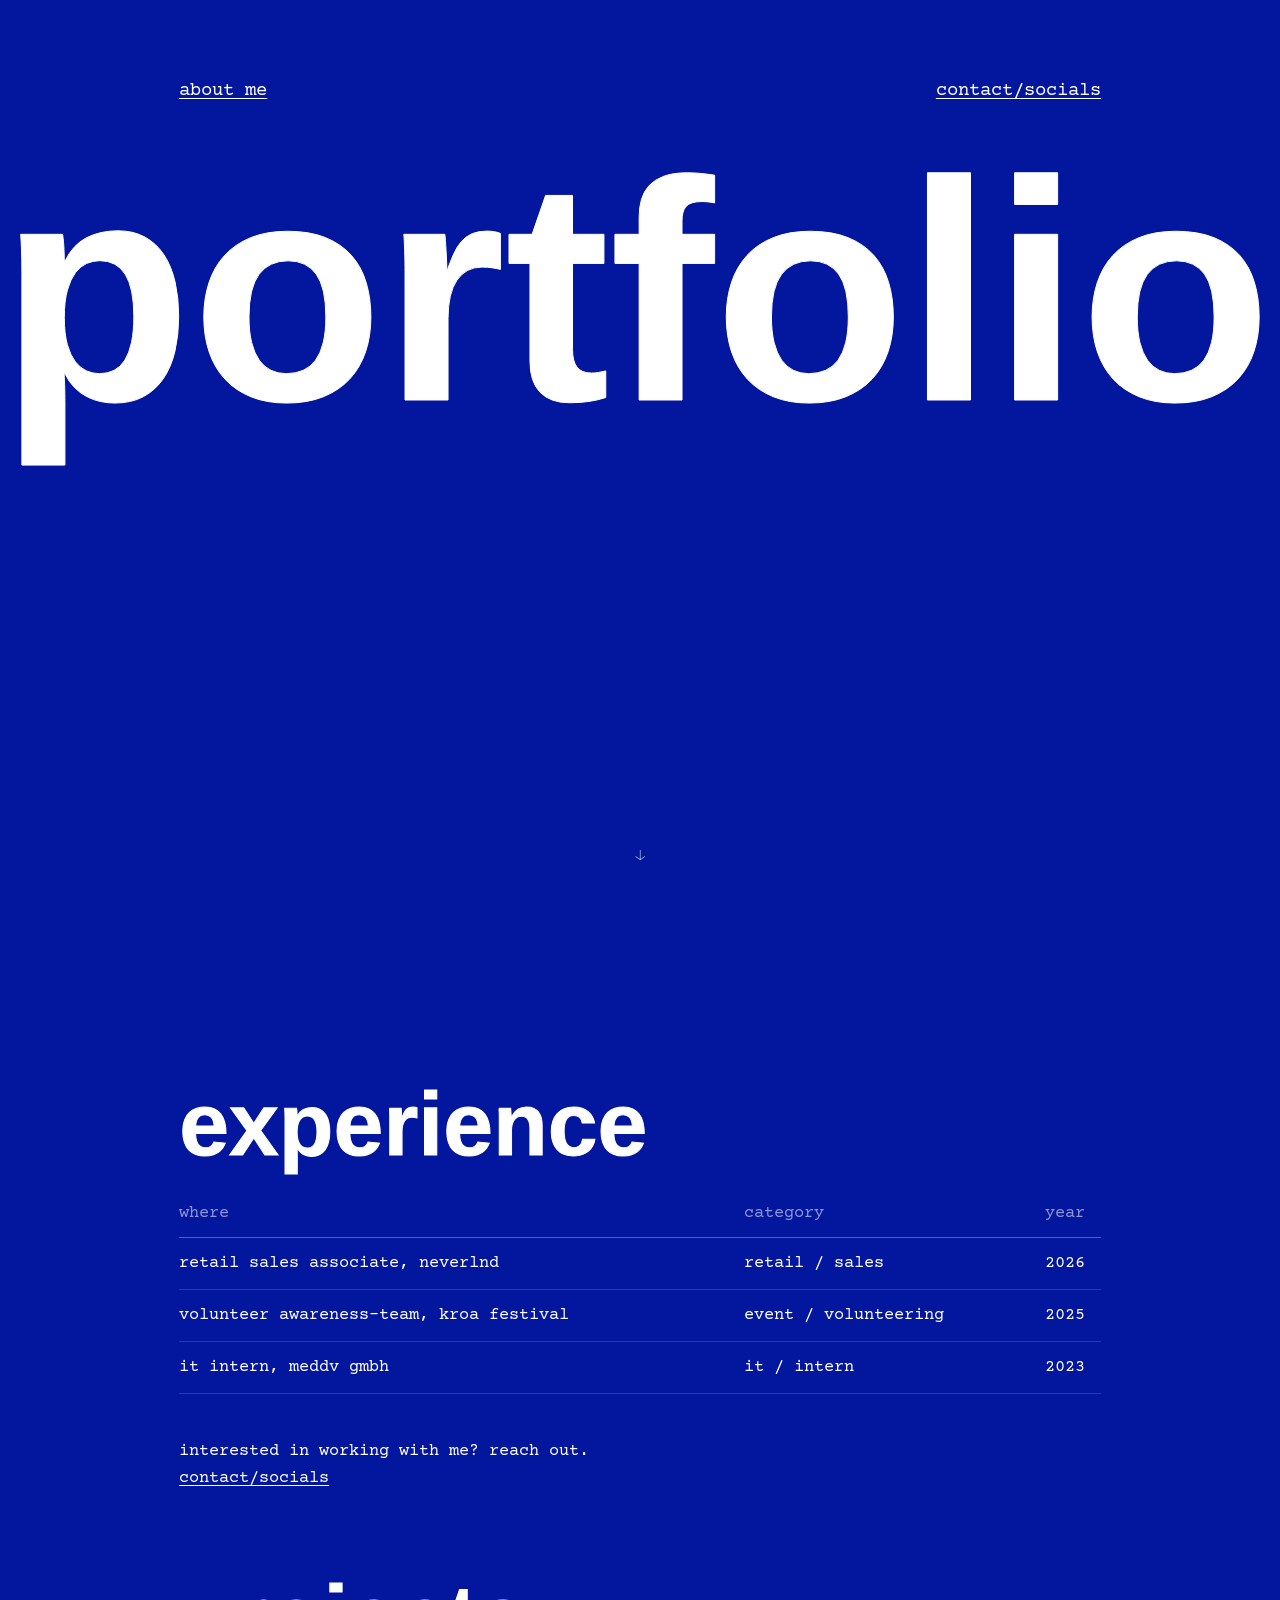
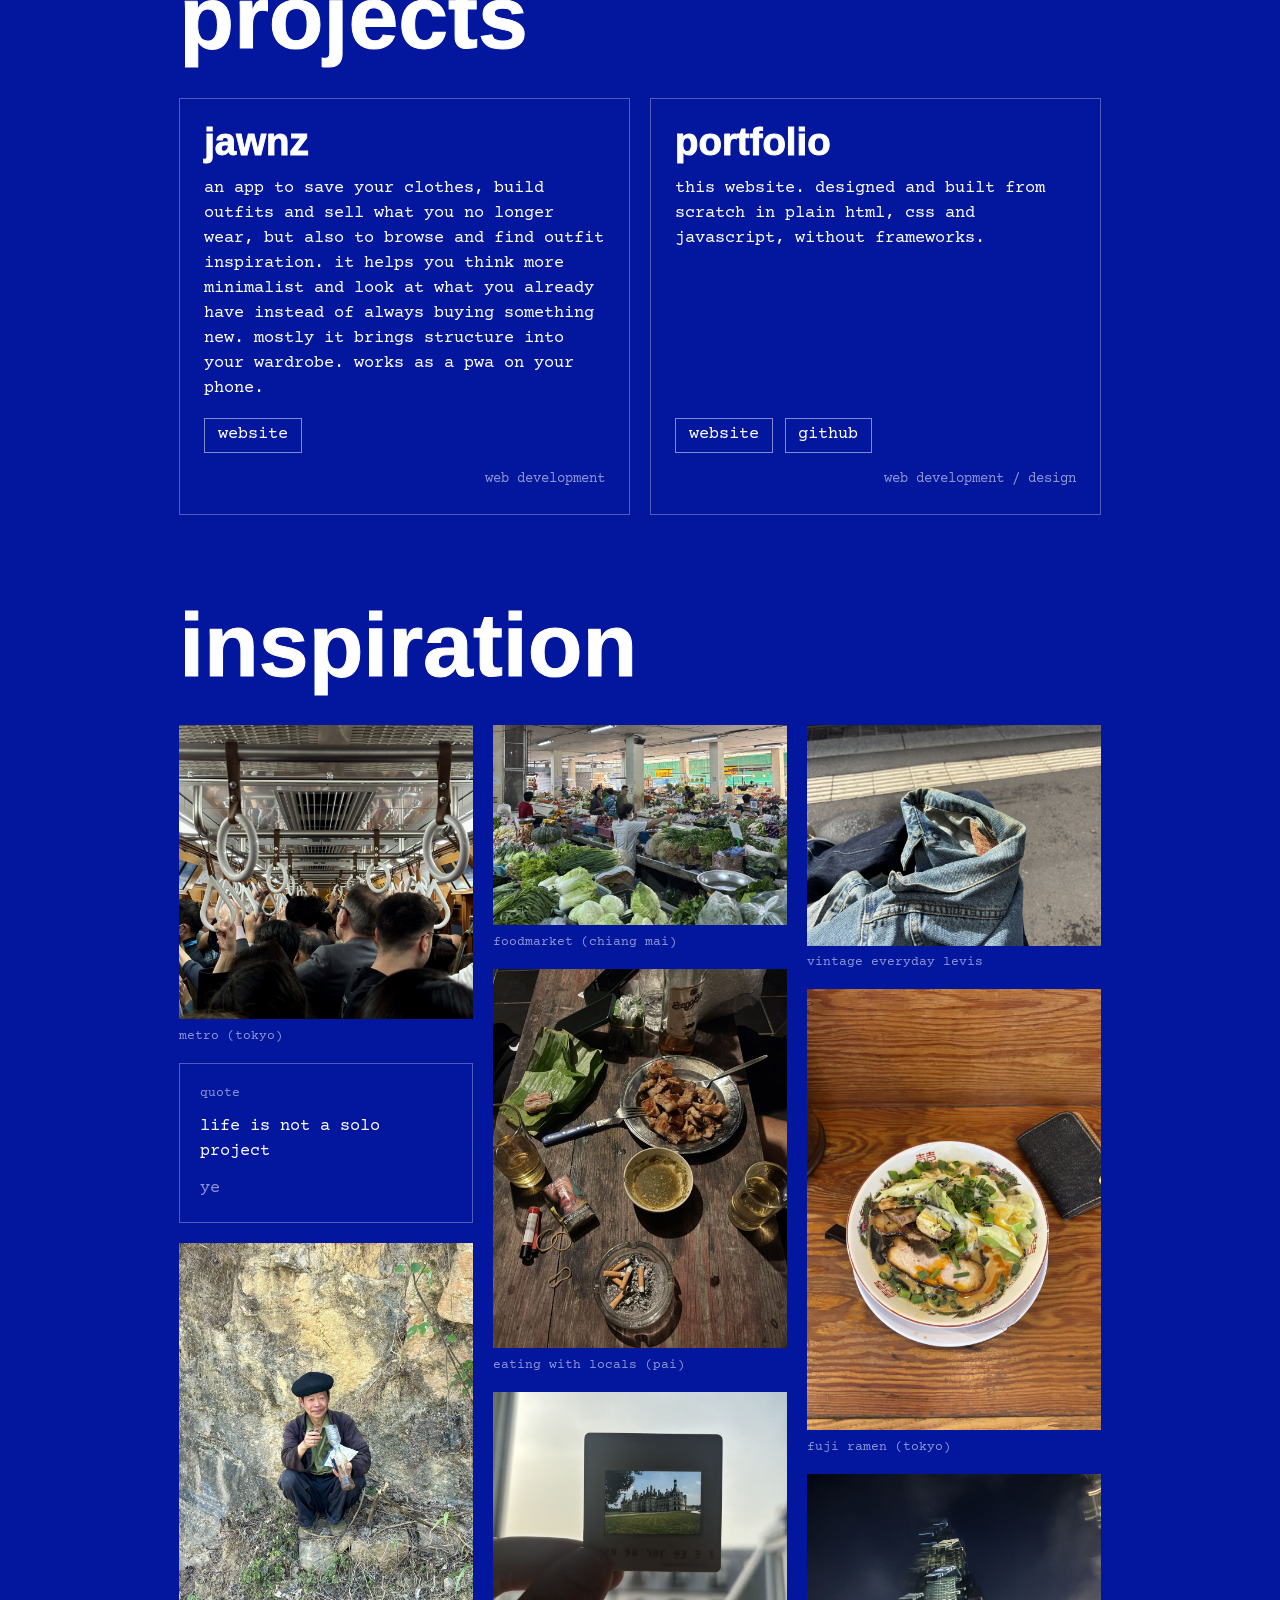
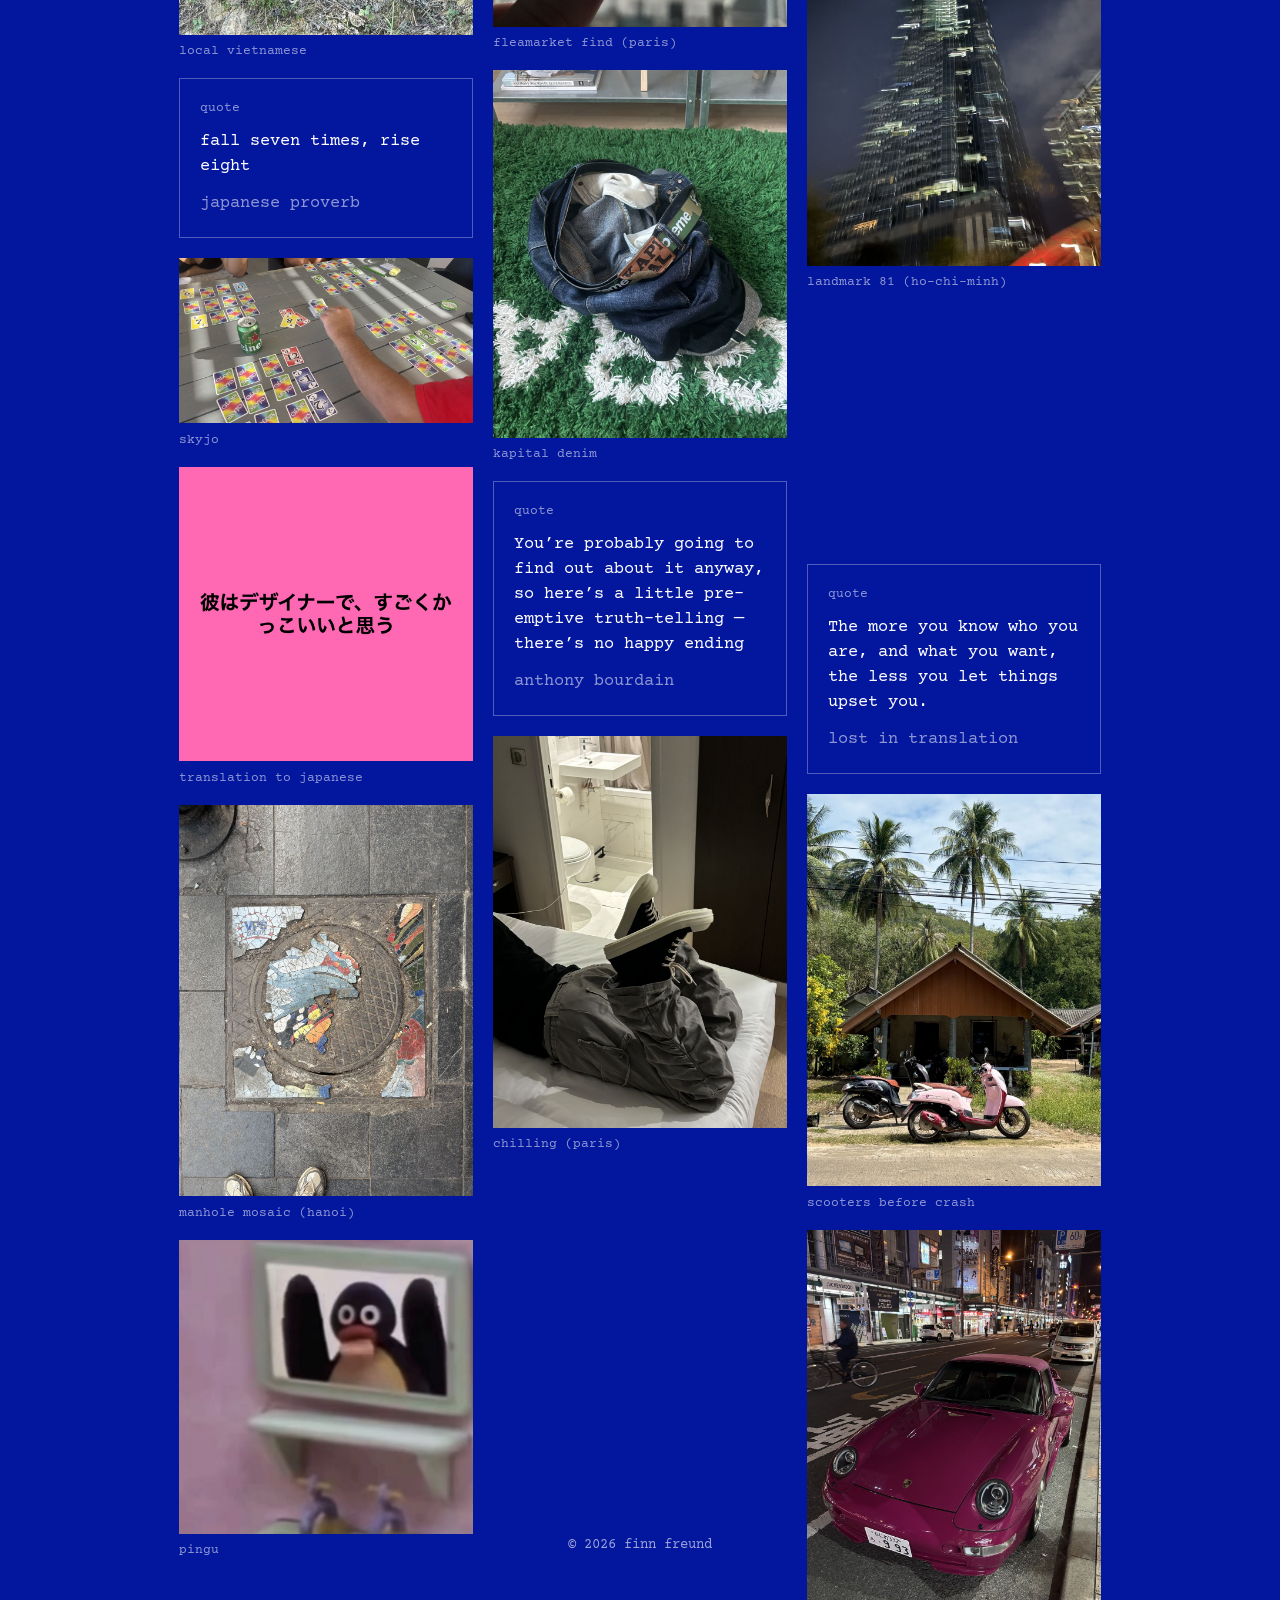
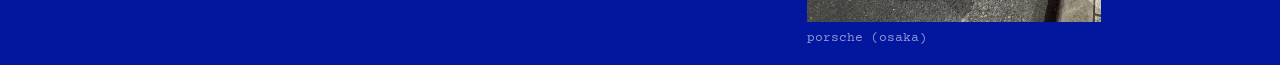
<file: index.html>
<!DOCTYPE html>
<html lang="en">
<head>
  <meta charset="UTF-8">
  <meta name="viewport" content="width=device-width, initial-scale=1.0">
  <title>portfolio</title>
  <link rel="icon" href="/favicon.png" type="image/png">
  <meta property="og:type" content="website">
  <meta property="og:title" content="portfolio">
  <meta property="og:url" content="https://finnfreund.de/">
  <meta property="og:image" content="https://finnfreund.de/favicon.png">
  <meta property="og:image:width" content="512">
  <meta property="og:image:height" content="512">
  <meta name="twitter:card" content="summary">
  <link rel="preconnect" href="https://fonts.googleapis.com">
  <link rel="preconnect" href="https://fonts.gstatic.com" crossorigin>
  <link href="https://fonts.googleapis.com/css2?family=Courier+Prime:wght@400&family=Montserrat:wght@100;200&display=swap" rel="stylesheet">
  <link rel="stylesheet" href="style.css?v=113">
  <script src="/nav.js?v=67" defer></script>
</head>
<body class="home">
  <nav class="home-topnav">
    <a href="/about">about me</a>
    <a href="/contact">contact/socials</a>
  </nav>

  <main class="home-main">
    <span class="home-wordmark">Portfolio</span>
  </main>

  <div class="scroll-hint" aria-hidden="true">↓</div>

  <div class="experience-body">
    <div class="exp-content">
      <h1 class="reveal">experience</h1>

      <div class="exp-table-wrap reveal">
        <table class="exp-table">
          <thead>
            <tr>
              <th>where</th>
              <th>category</th>
              <th>year</th>
            </tr>
          </thead>
          <tbody>
            <tr>
              <td>retail sales associate, neverlnd</td>
              <td>retail / sales</td>
              <td>2026</td>
            </tr>
            <tr>
              <td>volunteer awareness-team, kroa festival</td>
              <td>event / volunteering</td>
              <td>2025</td>
            </tr>
            <tr>
              <td>it intern, meddv gmbh</td>
              <td>it / intern</td>
              <td>2023</td>
            </tr>
          </tbody>
        </table>
      </div>

      <div class="exp-cta reveal">
        <span class="exp-cta-text">interested in working with me? reach out.</span>
        <a href="/contact" class="exp-cta-link">contact/socials</a>
      </div>
    </div>
  </div>

  <section class="projects">
    <h1 class="reveal">projects</h1>

    <div class="proj-grid">
      <article class="proj-card reveal">
        <h2>jawnz</h2>
        <p>an app to save your clothes, build outfits and sell what you no longer wear, but also to browse and find outfit inspiration. it helps you think more minimalist and look at what you already have instead of always buying something new. mostly it brings structure into your wardrobe. works as a pwa on your phone.</p>
        <div class="proj-links">
          <a href="https://jawnz.de" target="_blank" rel="noopener">website</a>
        </div>
        <span class="proj-cat">web development</span>
      </article>

      <article class="proj-card reveal">
        <h2>portfolio</h2>
        <p>this website. designed and built from scratch in plain html, css and javascript, without frameworks.</p>
        <div class="proj-links">
          <a href="https://finnfreund.de" target="_blank" rel="noopener">website</a>
          <a href="https://github.com/fxnnye/portfolio" target="_blank" rel="noopener">github</a>
        </div>
        <span class="proj-cat">web development / design</span>
      </article>
    </div>
  </section>

  <section class="inspiration">
    <h1 class="reveal">inspiration</h1>

    <!--
      Neuen Eintrag hinzufügen: einen der Blöcke unten kopieren und anpassen.
      Typen: insp-img (Bild), insp-card (Kategorie/Link-Karte), insp-card insp-quote (Zitat).
      Ein Link-Eintrag ist ein <a class="insp-item insp-card"> statt <div>.
    -->
    <div class="insp-grid">

    <figure class="insp-item reveal">
        <img src="/images/inspiration/img-05.jpg" width="1000" height="1000" alt="Crowded train with white hanging straps and commuters seen from behind" loading="lazy">
        <span class="insp-cat">metro (tokyo)</span>
      </figure>

    <blockquote class="insp-item insp-card insp-quote reveal">
        <span class="insp-cat">quote</span>
        <p>life is not a solo project</p>
        <cite>ye</cite>
      </blockquote>

    <figure class="insp-item reveal">
        <img src="/images/inspiration/img-13.jpg" width="1000" height="1333" alt="Man in a black beret crouching against a rock wall, holding a small bottle and a wrapped item" loading="lazy">
        <span class="insp-cat">local vietnamese</span>
      </figure>

    <blockquote class="insp-item insp-card insp-quote reveal">
        <span class="insp-cat">quote</span>
        <p>fall seven times, rise eight</p>
        <cite>japanese proverb</cite>
      </blockquote>

    <figure class="insp-item reveal">
        <img src="/images/inspiration/img-08.jpg" width="1000" height="562" alt="Colorful playing cards spread out on a table next to a green can" loading="lazy">
        <span class="insp-cat">skyjo</span>
      </figure>

    <figure class="insp-item reveal">
        <img src="/images/inspiration/img-12.png" width="1000" height="1000" alt="Pink square with black Japanese text" loading="lazy">
        <span class="insp-cat">translation to japanese</span>
      </figure>

    <figure class="insp-item reveal">
        <img src="/images/inspiration/img-02.jpg" width="1000" height="1333" alt="Broken colorful mosaic on a manhole cover in a stone sidewalk" loading="lazy">
        <span class="insp-cat">manhole mosaic (hanoi)</span>
      </figure>

    <figure class="insp-item reveal">
        <img src="/images/inspiration/img-11.jpg" width="1000" height="1000" alt="Cartoon penguin Pingu with raised flippers on a pink screen above a sink" loading="lazy">
        <span class="insp-cat">pingu</span>
      </figure>

    <figure class="insp-item reveal">
        <img src="/images/inspiration/img-17.jpg?v=2" width="1000" height="680" alt="Indoor market hall with stacks of green vegetables and shoppers in the background" loading="lazy">
        <span class="insp-cat">foodmarket (chiang mai)</span>
      </figure>

    <figure class="insp-item reveal">
        <img src="/images/inspiration/img-10.jpg" width="1000" height="1290" alt="Table with plates of food, drinks, a lighter and an ashtray" loading="lazy">
        <span class="insp-cat">eating with locals (pai)</span>
      </figure>

    <figure class="insp-item reveal">
        <img src="/images/inspiration/img-06.jpg" width="1000" height="800" alt="Hand holding a film slide that shows a large chateau against a bright sky" loading="lazy">
        <span class="insp-cat">fleamarket find (paris)</span>
      </figure>

    <figure class="insp-item reveal">
        <img src="/images/inspiration/img-15.jpg" width="1000" height="1250" alt="Dark denim jeans lying on a green fuzzy rug with white lettering" loading="lazy">
        <span class="insp-cat">kapital denim</span>
      </figure>

    <blockquote class="insp-item insp-card insp-quote reveal">
        <span class="insp-cat">quote</span>
        <p>You’re probably going to find out about it anyway, so here’s a little pre-emptive truth-telling — there’s no happy ending</p>
        <cite>anthony bourdain</cite>
      </blockquote>

    <figure class="insp-item reveal">
        <img src="/images/inspiration/img-07.jpg" width="1000" height="1333" alt="Person lying on a bed with sneakers up in the air, bathroom in the background" loading="lazy">
        <span class="insp-cat">chilling (paris)</span>
      </figure>

    <figure class="insp-item reveal">
        <img src="/images/inspiration/img-09.jpg" width="1000" height="750" alt="Worn denim jacket with a folded collar lying on the ground next to tactile paving" loading="lazy">
        <span class="insp-cat">vintage everyday levis</span>
      </figure>

    <figure class="insp-item reveal">
        <img src="/images/inspiration/img-04.jpg" width="1000" height="1500" alt="Bowl of ramen with pork, cabbage and scallions on a wooden counter" loading="lazy">
        <span class="insp-cat">fuji ramen (tokyo)</span>
      </figure>

    <figure class="insp-item reveal">
        <img src="/images/inspiration/img-01.jpg" width="1000" height="1333" alt="Skyscraper at night shot from below with blurred light trails" loading="lazy">
        <span class="insp-cat">landmark 81 (ho-chi-minh)</span>
      </figure>

    <figure class="insp-item reveal">
        <img src="/images/inspiration/img-03.jpg?v=2" width="1000" height="720" alt="Street food tray with spring rolls and a noodle bowl topped with peanuts" loading="lazy">
        <span class="insp-cat">chay tam khoi (hanoi)</span>
      </figure>

    <blockquote class="insp-item insp-card insp-quote reveal">
        <span class="insp-cat">quote</span>
        <p>The more you know who you are, and what you want, the less you let things upset you.</p>
        <cite>lost in translation</cite>
      </blockquote>

    <figure class="insp-item reveal">
        <img src="/images/inspiration/img-16.jpg" width="1000" height="1334" alt="Pink and black scooters parked in front of a wooden house with palm trees behind" loading="lazy">
        <span class="insp-cat">scooters before crash</span>
      </figure>

    <figure class="insp-item reveal">
        <img src="/images/inspiration/img-14.jpg" width="1000" height="1333" alt="Magenta Porsche 911 parked on a Japanese street at night with a cyclist behind it" loading="lazy">
        <span class="insp-cat">porsche (osaka)</span>
      </figure>
  </div>
  </section>

  <footer class="site-footer">© 2026 Finn Freund</footer>
</body>
</html>
</file>
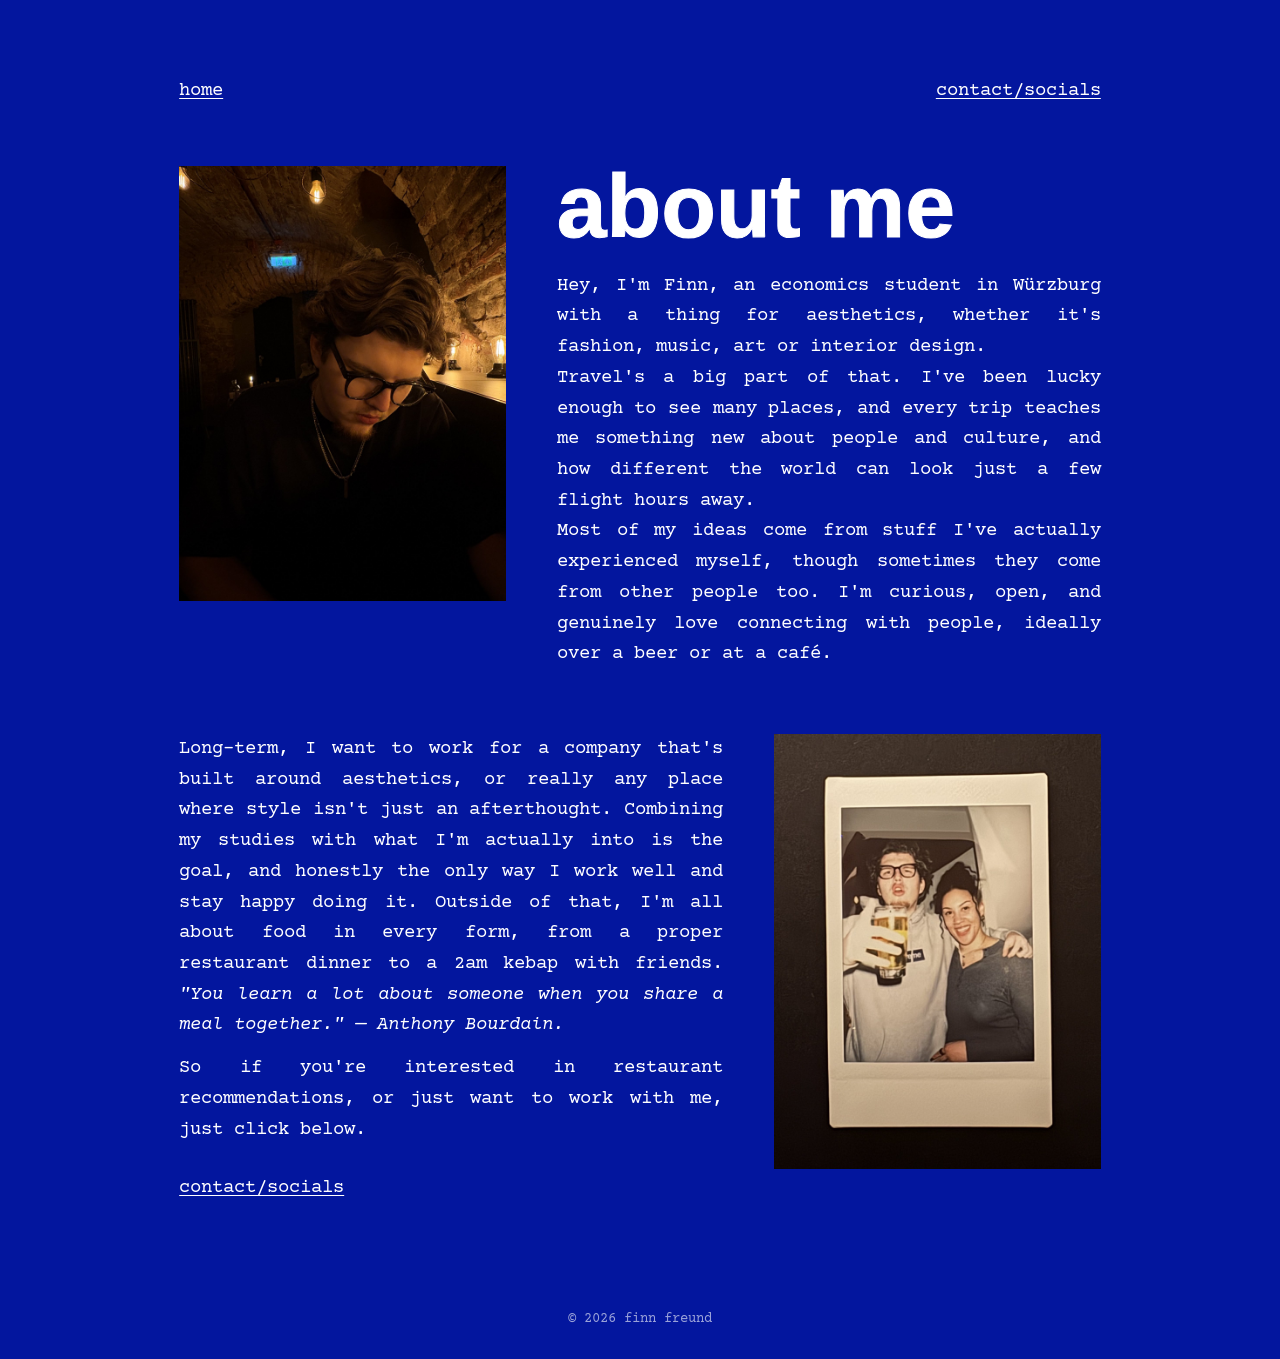
<file: about/index.html>
<!DOCTYPE html>
<html lang="en">
<head>
  <meta charset="UTF-8">
  <meta name="viewport" content="width=device-width, initial-scale=1.0">
  <title>about me</title>
  <link rel="icon" href="/favicon.png" type="image/png">
  <meta property="og:type" content="website">
  <meta property="og:title" content="about me">
  <meta property="og:url" content="https://finnfreund.de/about/">
  <meta property="og:image" content="https://finnfreund.de/favicon.png">
  <meta property="og:image:width" content="512">
  <meta property="og:image:height" content="512">
  <meta name="twitter:card" content="summary">
  <link rel="preconnect" href="https://fonts.googleapis.com">
  <link rel="preconnect" href="https://fonts.gstatic.com" crossorigin>
  <link href="https://fonts.googleapis.com/css2?family=Courier+Prime:wght@400&family=Montserrat:wght@100;200&display=swap" rel="stylesheet">
  <link rel="stylesheet" href="/style.css?v=101">
  <script src="/nav.js?v=67" defer></script>
</head>
<body class="inner">
  <nav class="topnav topnav-2">
    <a href="/">home</a>
    <a href="/contact">contact/socials</a>
  </nav>

  <section class="about-section">
    <img class="about-photo" src="/images/portrait.jpg" alt="Finn">

    <div class="about-text">
      <h1>about me</h1>
      <p>Hey, I'm Finn, an economics student in Würzburg with a thing for aesthetics, whether it's fashion, music, art or interior design.</p>
      <p>Travel's a big part of that. I've been lucky enough to see many places, and every trip teaches me something new about people and culture, and how different the world can look just a few flight hours away.</p>
      <p>Most of my ideas come from stuff I've actually experienced myself, though sometimes they come from other people too. I'm curious, open, and genuinely love connecting with people, ideally over a beer or at a café.</p>
    </div>
  </section>

  <section class="about-section-2">
    <div class="text-col reveal">
      <p>Long-term, I want to work for a company that's built around aesthetics, or really any place where style isn't just an afterthought. Combining my studies with what I'm actually into is the goal, and honestly the only way I work well and stay happy doing it. Outside of that, I'm all about food in every form, from a proper restaurant dinner to a 2am kebap with friends. <em>"You learn a lot about someone when you share a meal together." — Anthony Bourdain.</em></p>
      <p>So if you're interested in restaurant recommendations, or just want to work with me, just click below.</p>
      <a href="/contact" class="contact-link">contact/socials</a>
    </div>

    <div class="polaroid-wrap reveal">
      <div class="polaroid">
        <img src="/images/polaroid.jpg" alt="Polaroid">
      </div>
    </div>
  </section>

  <div class="scroll-hint" aria-hidden="true">↓</div>

  <footer class="site-footer">© 2026 Finn Freund</footer>
</body>
</html>
</file>
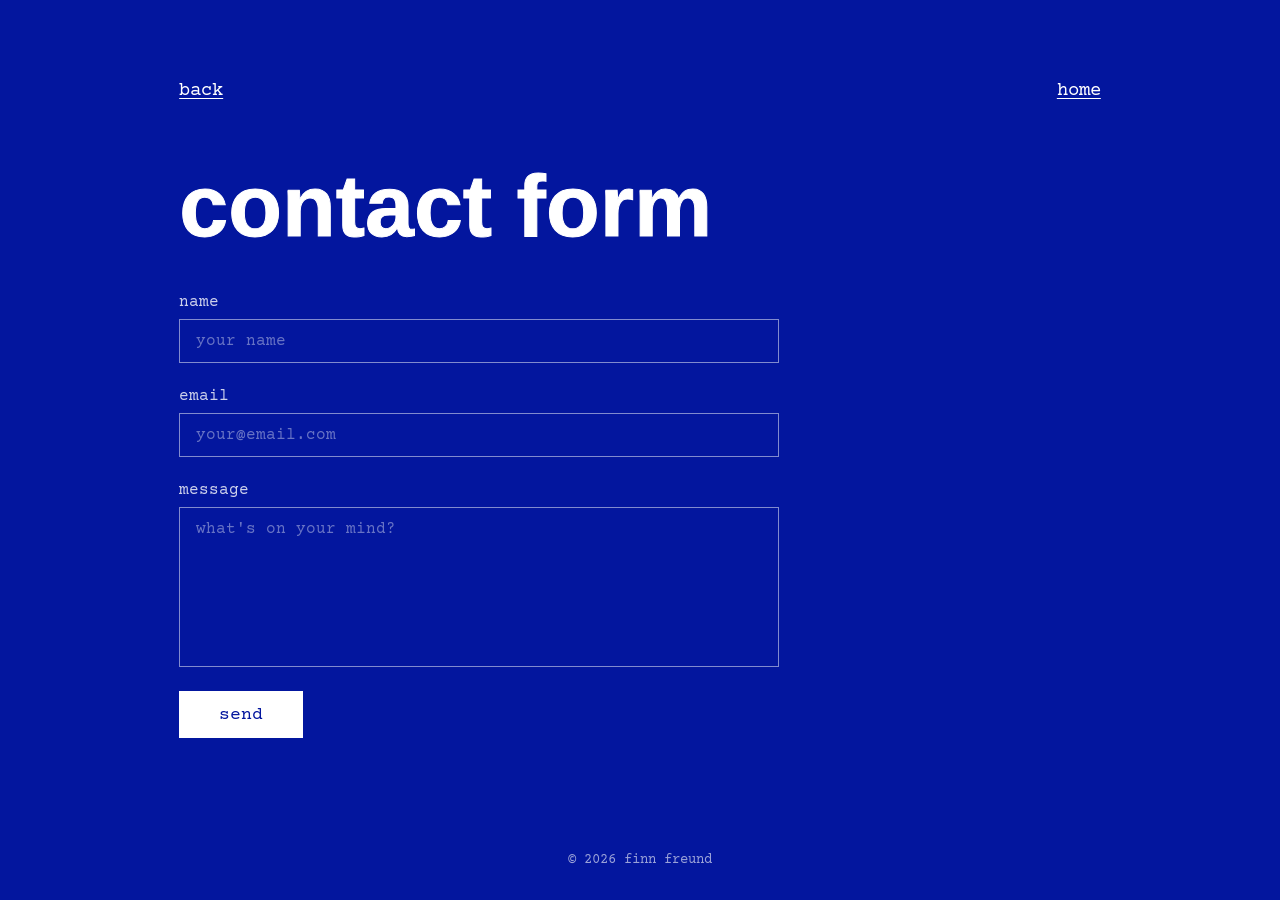
<file: contact-form/index.html>
<!DOCTYPE html>
<html lang="en">
<head>
  <meta charset="UTF-8">
  <meta name="viewport" content="width=device-width, initial-scale=1.0">
  <title>contact</title>
  <link rel="icon" href="/favicon.png" type="image/png">
  <meta property="og:type" content="website">
  <meta property="og:title" content="contact">
  <meta property="og:url" content="https://finnfreund.de/contact-form/">
  <meta property="og:image" content="https://finnfreund.de/favicon.png">
  <meta property="og:image:width" content="512">
  <meta property="og:image:height" content="512">
  <meta name="twitter:card" content="summary">
  <link rel="preconnect" href="https://fonts.googleapis.com">
  <link rel="preconnect" href="https://fonts.gstatic.com" crossorigin>
  <link href="https://fonts.googleapis.com/css2?family=Courier+Prime:wght@400&family=Montserrat:wght@100;200&display=swap" rel="stylesheet">
  <style>
    .form-page {
      min-height: 100vh;
      display: flex;
      flex-direction: column;
    }

    .form-wrap {
      flex: 1;
      display: flex;
      flex-direction: column;
      justify-content: flex-start;
      padding: 2rem var(--side) 5rem;
    }

    .form-wrap h1 {
      font-family: "Helvetica Neue", HelveticaNeue, Arial, sans-serif;
      font-weight: 900;
      -webkit-text-stroke: 1px var(--white);
      font-size: clamp(2.5rem, 7vw, 5.5rem);
      line-height: 0.9;
      text-transform: lowercase;
      margin-bottom: 3rem;
    }

    .contact-form {
      display: flex;
      flex-direction: column;
      gap: 1.5rem;
      max-width: 600px;
    }

    .form-field {
      display: flex;
      flex-direction: column;
      gap: 0.5rem;
    }

    .form-field label {
      font-family: 'Courier Prime', monospace; font-style: normal;
      font-size: 1rem;
      opacity: 0.8;
      text-transform: lowercase;
    }

    .form-field input,
    .form-field textarea {
      background: transparent;
      border: 1px solid rgba(255,255,255,0.5);
      color: var(--white);
      font-family: 'Courier Prime', monospace; font-style: normal;
      font-size: 1rem;
      padding: 0.75rem 1rem;
      outline: none;
      transition: border-color 0.2s;
      resize: none;
    }

    .form-field input:focus,
    .form-field textarea:focus {
      border-color: var(--white);
    }

    .form-field input::placeholder,
    .form-field textarea::placeholder {
      color: rgba(255,255,255,0.4);
    }

    .form-field textarea {
      height: 160px;
    }

    .form-submit {
      background: var(--white);
      color: var(--blue);
      border: none;
      font-family: 'Courier Prime', monospace; font-style: normal;
      font-size: 1.1rem;
      padding: 0.85rem 2.5rem;
      cursor: pointer;
      text-transform: lowercase;
      align-self: flex-start;
      transition: opacity 0.2s;
    }

    .form-submit:hover {
      opacity: 0.85;
    }

    .form-success {
      display: none;
      font-family: 'Courier Prime', monospace; font-style: normal;
      font-size: 1.2rem;
      margin-top: 1rem;
      opacity: 0.85;
    }

    @media (max-width: 600px) {
      .form-wrap {
        padding: 2rem var(--side) 3rem;
      }
    }
  </style>
  <link rel="stylesheet" href="/style.css?v=101">
</head>
<body class="inner form-page">
  <nav class="topnav topnav-2">
    <a href="/contact">back</a>
    <a href="/">home</a>
  </nav>

  <div class="form-wrap">
    <h1>contact form</h1>
    <!--
      Formspree: Geh auf formspree.io, erstelle einen kostenlosen Account,
      erstelle ein neues Form und ersetze "YOUR_FORM_ID" mit deiner Form-ID.
      Dann landen alle Nachrichten in deinem Gmail-Postfach.
    -->
    <form
      class="contact-form"
      action="https://formspree.io/f/xgojyyag"
      method="POST"
    >
      <div class="form-field">
        <label for="name">name</label>
        <input type="text" id="name" name="name" placeholder="your name" required>
      </div>

      <div class="form-field">
        <label for="email">email</label>
        <input type="email" id="email" name="email" placeholder="your@email.com" required>
      </div>

      <div class="form-field">
        <label for="message">message</label>
        <textarea id="message" name="message" placeholder="what's on your mind?" required></textarea>
      </div>

      <button type="submit" class="form-submit">send</button>
    </form>

    <p class="form-success">thanks — your message is on its way. i'll get back to you soon.</p>
  </div>

  <script>
    const form = document.querySelector('.contact-form');
    const success = document.querySelector('.form-success');

    form.addEventListener('submit', async (e) => {
      e.preventDefault();
      const submitBtn = form.querySelector('.form-submit');
      submitBtn.disabled = true;

      try {
        const response = await fetch(form.action, {
          method: 'POST',
          body: new FormData(form),
          headers: { 'Accept': 'application/json' }
        });

        if (response.ok) {
          form.style.display = 'none';
          success.style.display = 'block';
        } else {
          submitBtn.disabled = false;
        }
      } catch (err) {
        submitBtn.disabled = false;
      }
    });
  </script>

  <footer class="site-footer">© 2026 Finn Freund</footer>
</body>
</html>
</file>
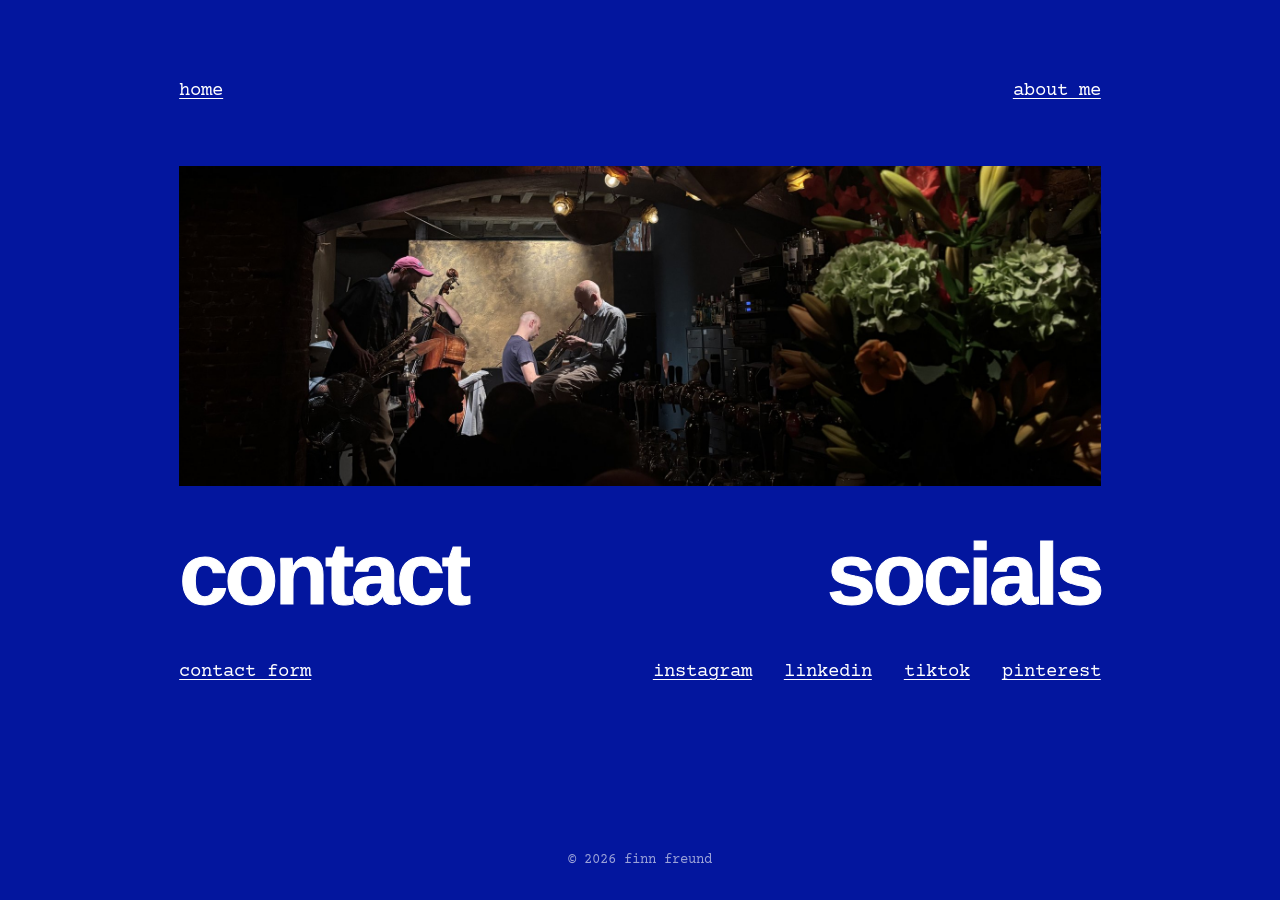
<file: contact/index.html>
<!DOCTYPE html>
<html lang="en">
<head>
  <meta charset="UTF-8">
  <meta name="viewport" content="width=device-width, initial-scale=1.0">
  <title>contact/socials</title>
  <link rel="icon" href="/favicon.png" type="image/png">
  <meta property="og:type" content="website">
  <meta property="og:title" content="contact/socials">
  <meta property="og:url" content="https://finnfreund.de/contact/">
  <meta property="og:image" content="https://finnfreund.de/favicon.png">
  <meta property="og:image:width" content="512">
  <meta property="og:image:height" content="512">
  <meta name="twitter:card" content="summary">
  <link rel="preconnect" href="https://fonts.googleapis.com">
  <link rel="preconnect" href="https://fonts.gstatic.com" crossorigin>
  <link href="https://fonts.googleapis.com/css2?family=Courier+Prime:wght@400&family=Montserrat:wght@100;200&display=swap" rel="stylesheet">
  <link rel="stylesheet" href="/style.css?v=101">
  <script src="/nav.js?v=67" defer></script>
</head>
<body class="inner">
  <nav class="topnav topnav-2">
    <a href="/">home</a>
    <a href="/about">about me</a>
  </nav>

  <div class="contact-banner-wrap">
    <img class="contact-banner" src="/images/jazz.jpg" alt="Jazz concert">
  </div>

  <div class="contact-body">
    <div class="contact-sections">
      <div class="contact-col">
        <h1>contact</h1>
        <div class="contact-links">
          <a href="/contact-form">contact form</a>
        </div>
      </div>
      <div class="contact-col contact-col-right">
        <h1>socials</h1>
        <div class="contact-links">
          <a href="https://www.instagram.com/fxnnye/" target="_blank">instagram</a>
          <a href="https://www.linkedin.com/in/finn-freund-336107355" target="_blank">linkedin</a>
          <a href="https://www.tiktok.com/@fxnn_ye" target="_blank">tiktok</a>
          <a href="https://de.pinterest.com/fxnnye/_saved/" target="_blank">pinterest</a>
        </div>
      </div>
    </div>
  </div>

  <footer class="site-footer">© 2026 Finn Freund</footer>
</body>
</html>
</file>
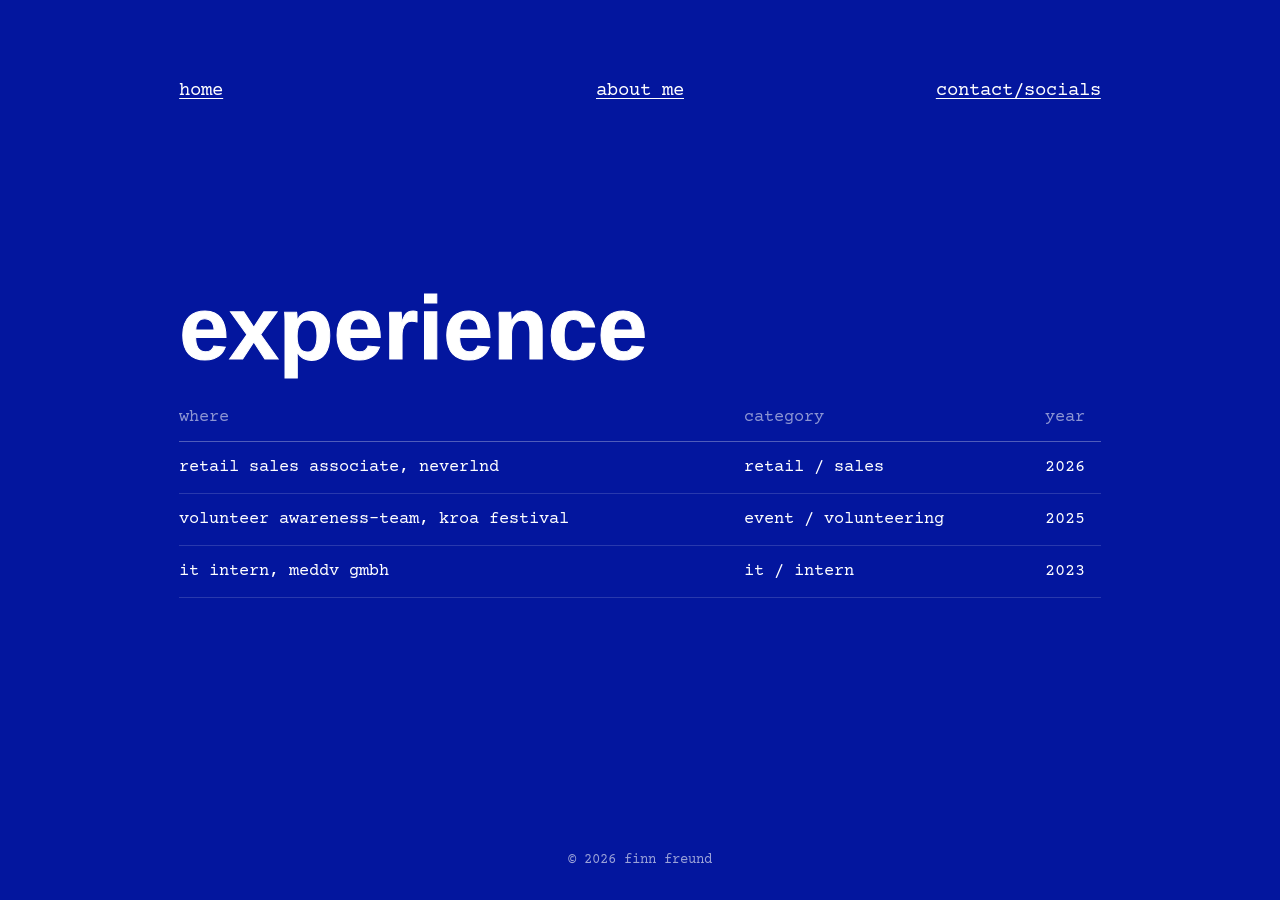
<file: experience/index.html>
<!DOCTYPE html>
<html lang="en">
<head>
  <meta charset="UTF-8">
  <meta name="viewport" content="width=device-width, initial-scale=1.0">
  <title>experience</title>
  <link rel="icon" href="/favicon.png" type="image/png">
  <meta property="og:type" content="website">
  <meta property="og:title" content="experience">
  <meta property="og:url" content="https://finnfreund.de/experience/">
  <meta property="og:image" content="https://finnfreund.de/favicon.png">
  <meta property="og:image:width" content="512">
  <meta property="og:image:height" content="512">
  <meta name="twitter:card" content="summary">
  <link rel="preconnect" href="https://fonts.googleapis.com">
  <link rel="preconnect" href="https://fonts.gstatic.com" crossorigin>
  <link href="https://fonts.googleapis.com/css2?family=Courier+Prime:wght@400&family=Montserrat:wght@100;200&display=swap" rel="stylesheet">
  <link rel="stylesheet" href="/style.css?v=101">
  <script src="/nav.js?v=67" defer></script>
</head>
<body class="inner">
  <nav class="topnav">
    <a href="/">home</a>
    <a href="/about">about me</a>
    <a href="/contact">contact/socials</a>
  </nav>

  <div class="experience-body">
    <h1>experience</h1>

    <div class="exp-table-wrap">
      <table class="exp-table">
        <thead>
          <tr>
            <th>where</th>
            <th>category</th>
            <th>year</th>
          </tr>
        </thead>
        <tbody>
          <tr>
            <td>retail sales associate, neverlnd</td>
            <td>retail / sales</td>
            <td>2026</td>
          </tr>
          <tr>
            <td>volunteer awareness-team, kroa festival</td>
            <td>event / volunteering</td>
            <td>2025</td>
          </tr>
          <tr>
            <td>it intern, meddv gmbh</td>
            <td>it / intern</td>
            <td>2023</td>
          </tr>
        </tbody>
      </table>
    </div>
  </div>

  <footer class="site-footer">© 2026 Finn Freund</footer>
</body>
</html>
</file>
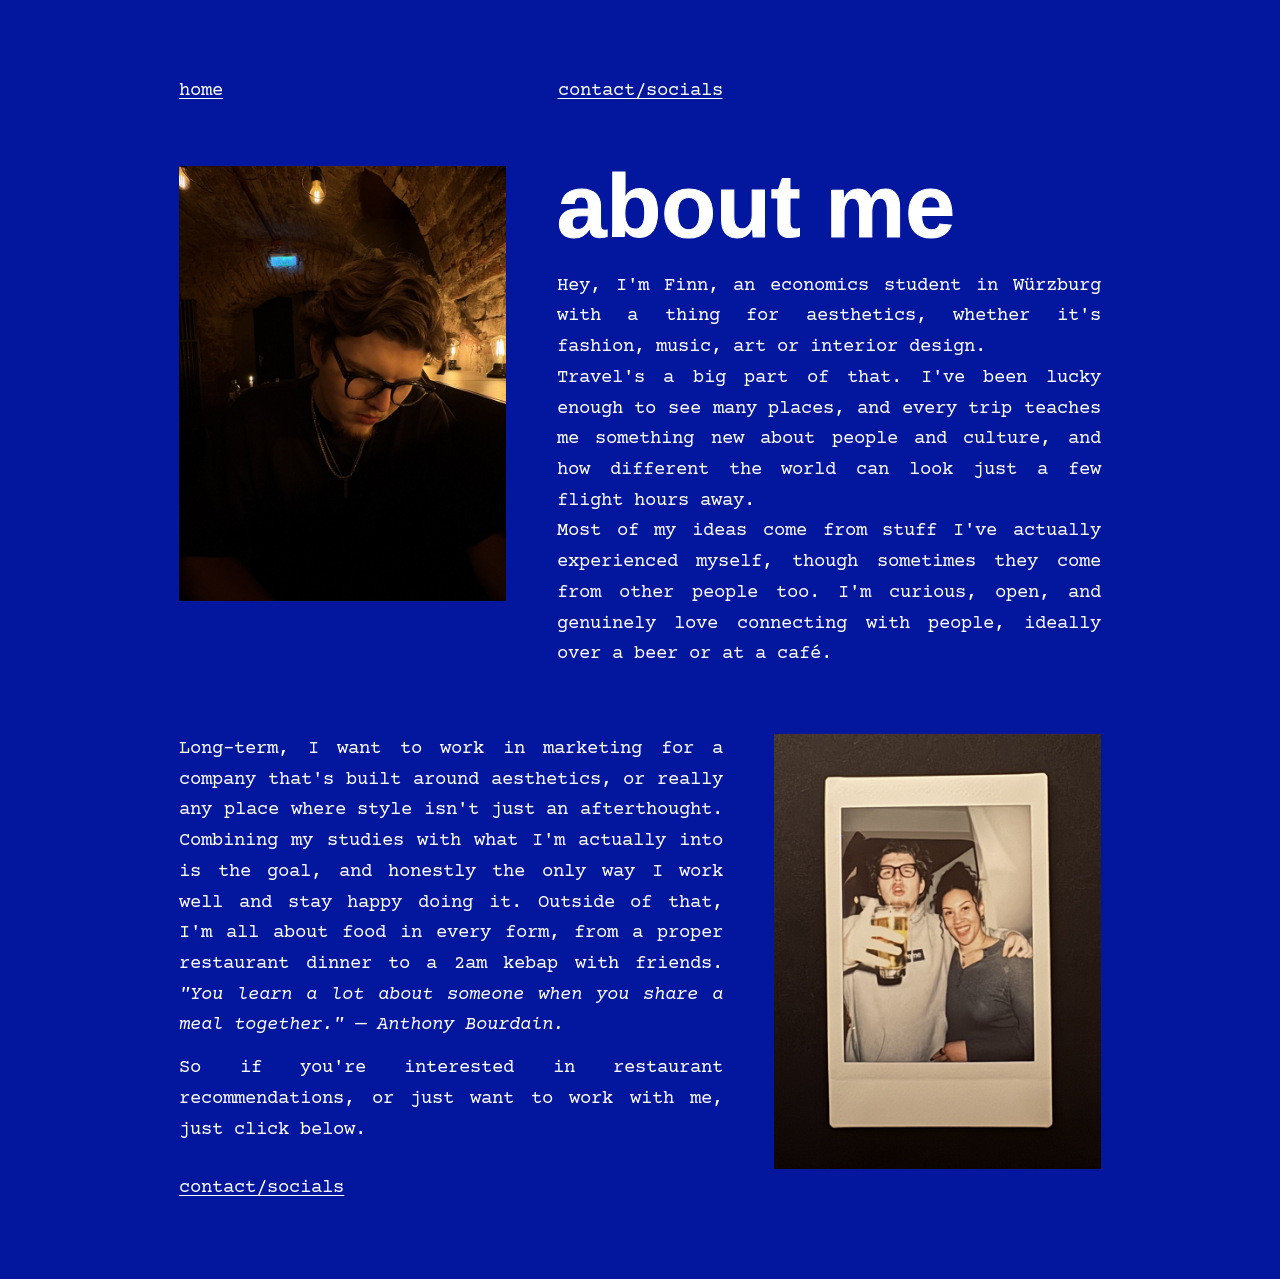
<file: about.html>
<!DOCTYPE html>
<html lang="en">
<head>
  <meta charset="UTF-8">
  <meta name="viewport" content="width=device-width, initial-scale=1.0">
  <title>about me</title>
  <link rel="preconnect" href="https://fonts.googleapis.com">
  <link rel="preconnect" href="https://fonts.gstatic.com" crossorigin>
  <link href="https://fonts.googleapis.com/css2?family=Courier+Prime:wght@400&family=Montserrat:wght@100;200&display=swap" rel="stylesheet">
  <link rel="stylesheet" href="style.css?v=16">
</head>
<body class="inner">
  <nav class="topnav">
    <a href="/">home</a>
    <a href="contact.html">contact/socials</a>
  </nav>

  <section class="about-section">
    <img class="about-photo" src="images/portrait.jpg" alt="Finn">

    <div class="about-text">
      <h1>about me</h1>
      <p>Hey, I'm Finn, an economics student in Würzburg with a thing for aesthetics, whether it's fashion, music, art or interior design.</p>
      <p>Travel's a big part of that. I've been lucky enough to see many places, and every trip teaches me something new about people and culture, and how different the world can look just a few flight hours away.</p>
      <p>Most of my ideas come from stuff I've actually experienced myself, though sometimes they come from other people too. I'm curious, open, and genuinely love connecting with people, ideally over a beer or at a café.</p>
    </div>
  </section>

  <section class="about-section-2">
    <div class="text-col">
      <p>Long-term, I want to work in marketing for a company that's built around aesthetics, or really any place where style isn't just an afterthought. Combining my studies with what I'm actually into is the goal, and honestly the only way I work well and stay happy doing it. Outside of that, I'm all about food in every form, from a proper restaurant dinner to a 2am kebap with friends. <em>"You learn a lot about someone when you share a meal together." — Anthony Bourdain.</em></p>
      <p>So if you're interested in restaurant recommendations, or just want to work with me, just click below.</p>
      <a href="contact.html" class="contact-link">contact/socials</a>
    </div>

    <div class="polaroid-wrap">
      <div class="polaroid">
        <img src="images/polaroid.jpg" alt="Polaroid">
      </div>
    </div>
  </section>
</body>
</html>
</file>
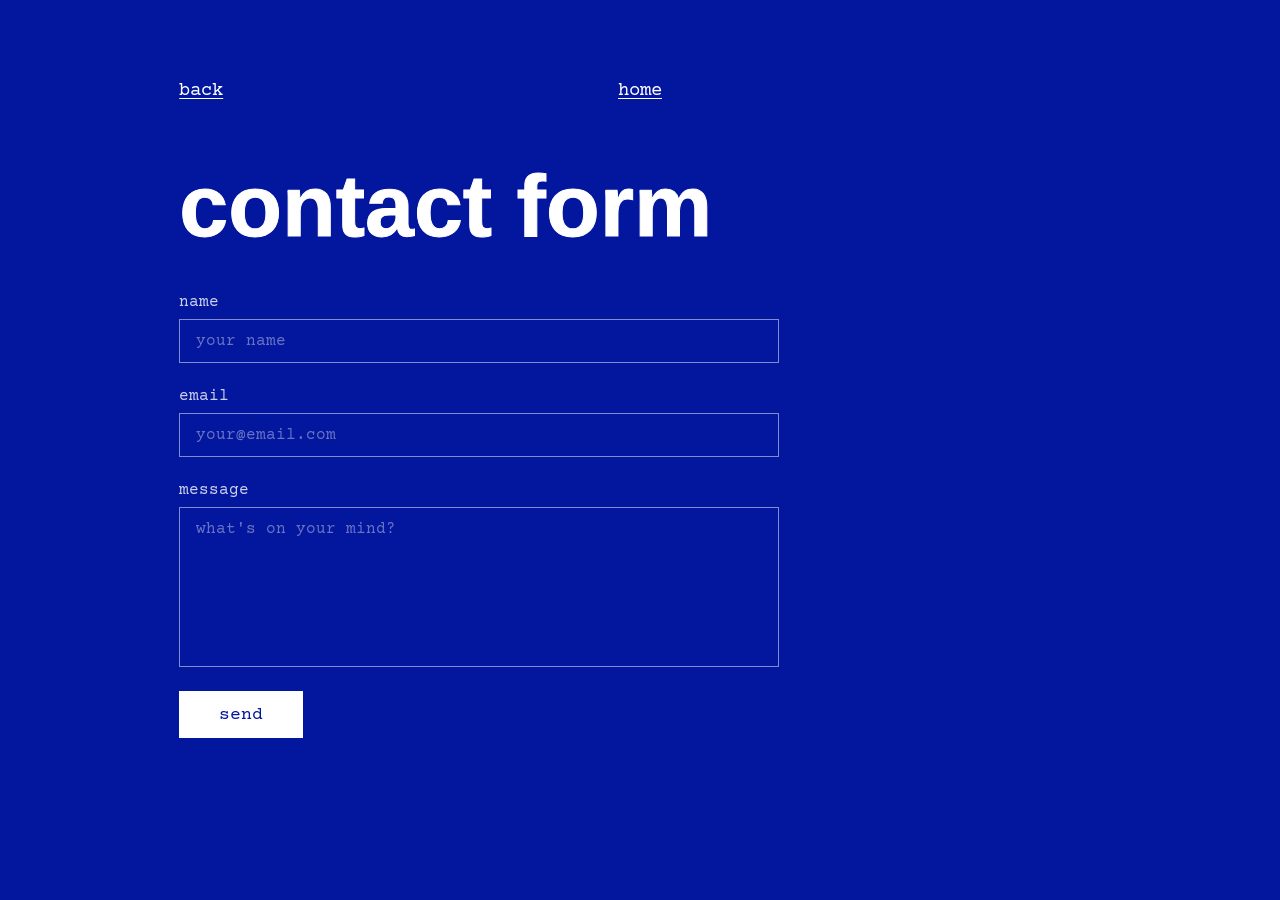
<file: contact-form.html>
<!DOCTYPE html>
<html lang="en">
<head>
  <meta charset="UTF-8">
  <meta name="viewport" content="width=device-width, initial-scale=1.0">
  <title>contact</title>
  <link rel="preconnect" href="https://fonts.googleapis.com">
  <link rel="preconnect" href="https://fonts.gstatic.com" crossorigin>
  <link href="https://fonts.googleapis.com/css2?family=Courier+Prime:wght@400&family=Montserrat:wght@100;200&display=swap" rel="stylesheet">
  <style>
    .form-page {
      min-height: 100vh;
      display: flex;
      flex-direction: column;
    }

    .form-wrap {
      flex: 1;
      display: flex;
      flex-direction: column;
      justify-content: flex-start;
      padding: 2rem var(--side) 5rem;
    }

    .form-wrap h1 {
      font-family: "Helvetica Neue", HelveticaNeue, Arial, sans-serif;
      font-weight: 900;
      -webkit-text-stroke: 1px var(--white);
      font-size: clamp(2.5rem, 7vw, 5.5rem);
      line-height: 0.9;
      text-transform: lowercase;
      margin-bottom: 3rem;
    }

    .contact-form {
      display: flex;
      flex-direction: column;
      gap: 1.5rem;
      max-width: 600px;
    }

    .form-field {
      display: flex;
      flex-direction: column;
      gap: 0.5rem;
    }

    .form-field label {
      font-family: 'Courier Prime', monospace; font-style: normal;
      font-size: 1rem;
      opacity: 0.8;
      text-transform: lowercase;
    }

    .form-field input,
    .form-field textarea {
      background: transparent;
      border: 1px solid rgba(255,255,255,0.5);
      color: var(--white);
      font-family: 'Courier Prime', monospace; font-style: normal;
      font-size: 1rem;
      padding: 0.75rem 1rem;
      outline: none;
      transition: border-color 0.2s;
      resize: none;
    }

    .form-field input:focus,
    .form-field textarea:focus {
      border-color: var(--white);
    }

    .form-field input::placeholder,
    .form-field textarea::placeholder {
      color: rgba(255,255,255,0.4);
    }

    .form-field textarea {
      height: 160px;
    }

    .form-submit {
      background: var(--white);
      color: var(--blue);
      border: none;
      font-family: 'Courier Prime', monospace; font-style: normal;
      font-size: 1.1rem;
      padding: 0.85rem 2.5rem;
      cursor: pointer;
      text-transform: lowercase;
      align-self: flex-start;
      transition: opacity 0.2s;
    }

    .form-submit:hover {
      opacity: 0.85;
    }

    .form-success {
      display: none;
      font-family: 'Courier Prime', monospace; font-style: normal;
      font-size: 1.2rem;
      margin-top: 1rem;
      opacity: 0.85;
    }

    @media (max-width: 600px) {
      .form-wrap {
        padding: 2rem var(--side) 3rem;
      }
    }
  </style>
  <link rel="stylesheet" href="style.css?v=16">
</head>
<body class="inner form-page">
  <nav class="topnav">
    <a href="contact.html">back</a>
    <a href="/">home</a>
  </nav>

  <div class="form-wrap">
    <h1>contact form</h1>
    <!--
      Formspree: Geh auf formspree.io, erstelle einen kostenlosen Account,
      erstelle ein neues Form und ersetze "YOUR_FORM_ID" mit deiner Form-ID.
      Dann landen alle Nachrichten in deinem Gmail-Postfach.
    -->
    <form
      class="contact-form"
      action="https://formspree.io/f/xgojyyag"
      method="POST"
    >
      <div class="form-field">
        <label for="name">name</label>
        <input type="text" id="name" name="name" placeholder="your name" required>
      </div>

      <div class="form-field">
        <label for="email">email</label>
        <input type="email" id="email" name="email" placeholder="your@email.com" required>
      </div>

      <div class="form-field">
        <label for="message">message</label>
        <textarea id="message" name="message" placeholder="what's on your mind?" required></textarea>
      </div>

      <button type="submit" class="form-submit">send</button>
    </form>
  </div>
</body>
</html>
</file>
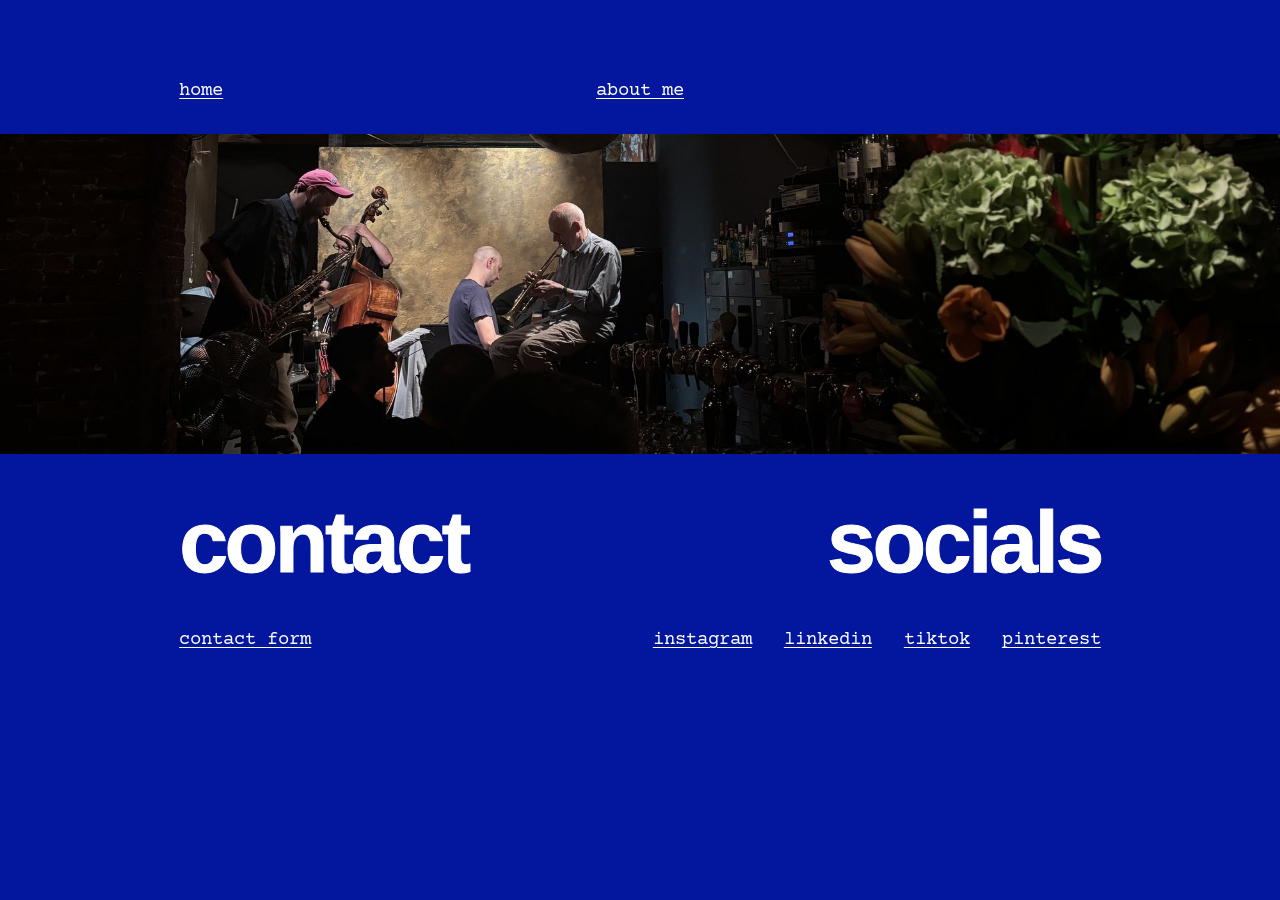
<file: contact.html>
<!DOCTYPE html>
<html lang="en">
<head>
  <meta charset="UTF-8">
  <meta name="viewport" content="width=device-width, initial-scale=1.0">
  <title>contact/socials</title>
  <link rel="preconnect" href="https://fonts.googleapis.com">
  <link rel="preconnect" href="https://fonts.gstatic.com" crossorigin>
  <link href="https://fonts.googleapis.com/css2?family=Courier+Prime:wght@400&family=Montserrat:wght@100;200&display=swap" rel="stylesheet">
  <link rel="stylesheet" href="style.css?v=16">
</head>
<body class="inner">
  <nav class="topnav">
    <a href="/">home</a>
    <a href="about.html">about me</a>
  </nav>

  <img class="contact-banner" src="images/jazz.jpg" alt="Jazz concert">

  <div class="contact-body">
    <div class="contact-sections">
      <div class="contact-col">
        <h1>contact</h1>
        <div class="contact-links">
          <a href="contact-form.html">contact form</a>
        </div>
      </div>
      <div class="contact-col contact-col-right">
        <h1>socials</h1>
        <div class="contact-links">
          <a href="https://www.instagram.com/fxnnye/" target="_blank">instagram</a>
          <a href="https://www.linkedin.com/in/finn-freund-336107355" target="_blank">linkedin</a>
          <a href="https://www.tiktok.com/@fxnn_ye" target="_blank">tiktok</a>
          <a href="https://de.pinterest.com/fxnnye/_saved/" target="_blank">pinterest</a>
        </div>
      </div>
    </div>
  </div>
</body>
</html>
</file>
<file: style.css>
@font-face {
  font-family: 'Exmouth';
  src: url('/fonts/exmouth.ttf') format('truetype');
  font-weight: normal;
  font-style: normal;
  font-display: swap;
}

*, *::before, *::after {
  box-sizing: border-box;
  margin: 0;
  padding: 0;
}

.scroll-hint {
  position: fixed;
  bottom: 2rem;
  left: 50%;
  transform: translateX(-50%);
  font-size: 1.6rem;
  color: var(--white);
  opacity: 0.7;
  pointer-events: none;
  z-index: 5;
  animation: scroll-hint-bounce 1.8s ease-in-out infinite;
  transition: opacity 0.4s ease;
}

.scroll-hint.is-hidden {
  opacity: 0;
}

@keyframes scroll-hint-bounce {
  0%, 100% { transform: translate(-50%, 0); }
  50% { transform: translate(-50%, 8px); }
}

.site-footer {
  margin-top: auto;
  text-align: center;
  padding: 2rem 1rem;
  font-family: 'Courier Prime', monospace;
  font-style: normal;
  font-weight: 400;
  font-size: 14px;
  opacity: 0.6;
  text-transform: lowercase;
}

:root {
  --blue: #03169E;
  --white: #ffffff;
  --pink: #E41695;
  --side: clamp(3.5rem, 14vw, 18rem);
  --wm-scale: clamp(2.3, calc(2.3 + (1440px - 100vw) / 200px), 6);
}

body {
  background-color: var(--blue);
  color: var(--white);
  font-family: 'Montserrat', sans-serif;
  font-weight: 160;
  min-height: 100vh;
  display: flex;
  flex-direction: column;
}

a {
  color: var(--white);
  text-decoration: underline;
  text-underline-offset: 3px;
  font-family: 'Courier Prime', monospace;
  font-style: normal;
  font-weight: 400;
}

a:hover {
  color: var(--pink);
  opacity: 1;
}

/* ── HOME ── */
body.home {
  display: flex;
  flex-direction: column;
  padding: 0;
  position: relative;
  min-height: 100vh;
}

.home-topnav {
  display: flex;
  justify-content: space-between;
  align-items: baseline;
  padding: 5rem var(--side) 2rem;
  font-family: 'Courier Prime', monospace;
  font-style: normal;
  font-weight: 400;
  font-size: clamp(0.9rem, 1.5vw, 1.2rem);
  text-transform: lowercase;
  position: relative;
  z-index: 10;
}

.home-nav-logo {
  height: clamp(1.6rem, 3vw, 2.4rem);
  width: auto;
  user-select: none;
  -webkit-user-select: none;
  -webkit-user-drag: none;
}

.home-main {
  display: flex;
  justify-content: flex-start;
  align-items: flex-start;
  padding: 1.5rem 0 0;
  padding-bottom: calc(clamp(3rem, 24.5vw, 32rem) * 0.85 * (var(--wm-scale) - 1));
  min-height: calc(100vh - 6.5rem);
}

.home-wordmark {
  display: inline-block;
  font-family: "Helvetica Neue", HelveticaNeue, Arial, sans-serif;
  font-weight: 900;
  -webkit-text-stroke: 1px var(--white);
  font-size: clamp(3rem, 24.5vw, 32rem);
  line-height: 0.85;
  text-transform: lowercase;
  color: var(--white);
  user-select: none;
  pointer-events: none;
  transform: scaleY(var(--wm-scale));
  transform-origin: top center;
}

.home-title-name {
  font-family: "Helvetica Neue", HelveticaNeue, Arial, sans-serif;
  font-weight: 900;
  font-size: 0.85rem;
  letter-spacing: 0;
  vertical-align: baseline;
  margin-left: 0.15rem;
}

.home-nav {
  display: flex;
  flex-wrap: nowrap;
  gap: clamp(1.2rem, 3vw, 3rem);
  font-family: 'Courier Prime', monospace;
  font-style: normal;
  font-weight: 400;
  font-size: clamp(1rem, 2vw, 1.7rem);
  text-transform: lowercase;
}

.home-footer {
  position: fixed;
  bottom: 2rem;
  right: var(--side);
  font-size: 1rem;
  font-family: 'Montserrat', sans-serif;
  font-weight: 160;
  opacity: 0.85;
}

/* ── INNER PAGES ── */
body.inner {
  padding: 0;
}

.topnav {
  display: grid;
  grid-template-columns: 1fr auto 1fr;
  align-items: baseline;
  padding: 5rem var(--side) 2rem;
  font-family: 'Courier Prime', monospace;
  font-style: normal;
  font-weight: 400;
  font-size: clamp(0.9rem, 1.5vw, 1.2rem);
  text-transform: lowercase;
  position: relative;
}

.topnav a:nth-child(2) {
  justify-self: center;
}

.topnav a:last-child {
  justify-self: end;
}

.topnav.topnav-2 {
  display: flex;
  justify-content: space-between;
}

.nav-trigger {
  position: absolute;
  left: 50%;
  bottom: 2rem;
  transform: translate(-50%, -0.5rem);
  background: none;
  border: none;
  padding: 0;
  margin: 0;
  cursor: pointer;
  line-height: 0;
}

.nav-trigger .home-nav-logo {
  display: block;
}

.nav-link {
  opacity: 0;
  transform: translateY(-8px);
  pointer-events: none;
  transition: opacity 0.4s cubic-bezier(0.22, 1, 0.36, 1),
              transform 0.4s cubic-bezier(0.22, 1, 0.36, 1);
}

.nav-open .nav-link {
  opacity: 1;
  transform: translateY(0);
  pointer-events: auto;
}

.nav-link[data-i="2"] {
  position: absolute;
  left: 50%;
  bottom: 2rem;
  transform: translate(calc(-100% - 3.5rem), -8px);
}

.nav-open .nav-link[data-i="2"] {
  transform: translate(calc(-100% - 3.5rem), 0);
}

.nav-link[data-i="1"] { transition-delay: 0ms; }
.nav-link[data-i="2"] { transition-delay: 60ms; }
.nav-link[data-i="3"] { transition-delay: 120ms; }
.nav-link[data-i="4"] { transition-delay: 180ms; }

/* ── ABOUT ── */
.about-section {
  display: grid;
  grid-template-columns: 0.6fr 1fr;
  gap: clamp(2rem, 4vw, 5rem);
  padding: 2rem var(--side) 4rem;
  align-items: start;
}

.about-photo {
  width: 100%;
  display: block;
}

.about-text h1 {
  font-family: "Helvetica Neue", HelveticaNeue, Arial, sans-serif;
  font-style: normal;
  font-weight: 900;
  -webkit-text-stroke: 1px var(--white);
  font-size: clamp(2.5rem, 7vw, 6.5rem);
  line-height: 0.9;
  text-transform: lowercase;
  margin-bottom: 1.5rem;
}

.about-text p {
  font-family: 'Courier Prime', monospace;
  font-weight: 400;
  font-size: clamp(15px, 1.5vw, 20px);
  line-height: 1.6;
  text-align: justify;
}

.about-section-2 {
  display: grid;
  grid-template-columns: 1fr 0.6fr;
  gap: clamp(2rem, 4vw, 5rem);
  padding: 0 var(--side) 5rem;
  align-items: start;
  margin-top: 0;
}

.about-section-2 p {
  font-family: 'Courier Prime', monospace;
  font-weight: 400;
  font-size: clamp(15px, 1.5vw, 20px);
  line-height: 1.6;
  text-align: justify;
}

.about-section-2 p + p {
  margin-top: 0.75rem;
}

.about-section-2 .contact-link {
  display: block;
  margin-top: 2rem;
  font-family: 'Courier Prime', monospace;
  font-style: normal;
  font-weight: 400;
  font-size: clamp(1rem, 1.5vw, 1.4rem);
  text-transform: lowercase;
}

.polaroid-wrap {
  display: flex;
  justify-content: flex-end;
  align-items: center;
}

.polaroid {
  width: 100%;
}

.polaroid img {
  width: 100%;
  display: block;
}

/* ── CONTACT ── */
.contact-banner-wrap {
  position: relative;
  width: calc(100% - var(--side) * 2);
  margin: 2rem auto 0;
}

.contact-banner {
  width: 100%;
  height: clamp(180px, 25vw, 380px);
  object-fit: cover;
  object-position: center 72%;
  display: block;
}

.price-tag {
  position: absolute;
  bottom: -1.5rem;
  right: -1.5rem;
  width: clamp(60px, 8vw, 110px);
  pointer-events: none;
}

.contact-body {
  padding: 3rem var(--side) 5rem;
}

.contact-sections {
  display: flex;
  justify-content: space-between;
  align-items: flex-start;
  gap: 3rem;
}

.contact-col h1 {
  font-family: "Helvetica Neue", HelveticaNeue, Arial, sans-serif;
  font-style: normal;
  font-weight: 900;
  -webkit-text-stroke: 1px var(--white);
  font-size: clamp(2.5rem, 7vw, 5.5rem);
  line-height: 0.9;
  text-transform: lowercase;
  letter-spacing: -0.04em;
  margin-bottom: 3rem;
}

.contact-col-right {
  text-align: right;
}

.contact-links {
  display: flex;
  flex-direction: row;
  gap: clamp(1rem, 2.5vw, 2.5rem);
  font-family: 'Courier Prime', monospace;
  font-style: normal;
  font-size: clamp(1rem, 1.5vw, 1.4rem);
  text-transform: lowercase;
  flex-wrap: wrap;
}

/* ── SCROLL REVEAL ── */
.reveal {
  opacity: 0;
  filter: blur(14px);
  transform: translateY(40px);
  transition: opacity 0.9s cubic-bezier(0.22, 1, 0.36, 1),
              filter 0.9s cubic-bezier(0.22, 1, 0.36, 1),
              transform 0.9s cubic-bezier(0.22, 1, 0.36, 1);
}

.reveal.is-visible {
  opacity: 1;
  filter: blur(0);
  transform: translateY(0);
}

/* ── EXPERIENCE ── */
.experience-body {
  padding: clamp(3cm, 12vw, 6cm) var(--side) 5rem;
}

.home .experience-body {
  padding-bottom: clamp(3.5rem, 7vw, 6.5rem);
}

.experience-body h1,
.projects h1,
.inspiration h1 {
  font-family: "Helvetica Neue", HelveticaNeue, Arial, sans-serif;
  font-style: normal;
  font-weight: 900;
  -webkit-text-stroke: 1px var(--white);
  font-size: clamp(2.5rem, 7vw, 6.5rem);
  line-height: 0.9;
  text-transform: lowercase;
  margin-bottom: 2.5rem;
}

.exp-table-wrap {
  overflow-x: auto;
}

.exp-cta {
  display: flex;
  flex-direction: column;
  align-items: flex-start;
  gap: 0.5rem;
  margin-top: 3rem;
}

.exp-cta-text,
.exp-cta a {
  font-family: 'Courier Prime', monospace;
  font-style: normal;
  font-weight: 400;
  font-size: clamp(14px, 1.3vw, 18px);
  text-transform: lowercase;
}

.exp-cta-text {
  color: var(--white);
}

/* ── PROJECTS ── */
.projects {
  padding: 0 var(--side) clamp(3.5rem, 7vw, 6.5rem);
}

.proj-grid {
  display: grid;
  grid-template-columns: repeat(2, 1fr);
  gap: 1.25rem;
}

.proj-card {
  display: flex;
  flex-direction: column;
  align-items: flex-start;
  gap: 1rem;
  padding: 1.5rem;
  border: 1px solid rgba(255, 255, 255, 0.3);
  font-family: 'Courier Prime', monospace;
  font-size: clamp(14px, 1.3vw, 18px);
  line-height: 1.5;
  text-transform: lowercase;
}

.proj-card h2 {
  font-family: "Helvetica Neue", HelveticaNeue, Arial, sans-serif;
  font-style: normal;
  font-weight: 900;
  -webkit-text-stroke: 1px var(--white);
  font-size: clamp(1.6rem, 3vw, 2.6rem);
  line-height: 1;
}

.proj-card p {
  flex: 1;
}

.proj-links {
  display: flex;
  gap: 0.75rem;
}

.proj-links a {
  padding: 0.25rem 0.8rem;
  border: 1px solid rgba(255, 255, 255, 0.5);
  text-decoration: none;
  transition: border-color 0.25s ease, color 0.25s ease;
}

.proj-links a:hover {
  border-color: var(--pink);
  color: var(--pink);
}

.proj-cat {
  align-self: flex-end;
  opacity: 0.55;
  font-size: 0.85em;
}

@media (max-width: 700px) {
  .proj-grid {
    grid-template-columns: 1fr;
    gap: 0.75rem;
  }

  .proj-card {
    padding: 1.1rem;
  }
}

/* ── INSPIRATION ARCHIVE ── */
.inspiration {
  padding: 0 var(--side) 5rem;
}

.insp-grid {
  column-count: 3;
  column-gap: 1.25rem;
}

.insp-grid.is-cols {
  display: flex;
  align-items: flex-start;
  column-count: auto;
  gap: 1.25rem;
}

.insp-col {
  flex: 1;
  min-width: 0;
}

.insp-item {
  display: inline-block;
  width: 100%;
  margin: 0 0 1.25rem;
  break-inside: avoid;
  -webkit-column-break-inside: avoid;
  page-break-inside: avoid;
}

.insp-item img {
  display: block;
  width: 100%;
  height: auto;
}

.insp-cat {
  display: block;
  margin-top: 0.6rem;
  font-family: 'Courier Prime', monospace;
  font-size: clamp(12px, 1vw, 14px);
  text-transform: lowercase;
  opacity: 0.55;
}

.insp-card {
  display: block;
  padding: 1.25rem;
  border: 1px solid rgba(255, 255, 255, 0.3);
  font-family: 'Courier Prime', monospace;
  font-size: clamp(14px, 1.3vw, 18px);
  line-height: 1.5;
  text-transform: lowercase;
  text-decoration: none;
  transition: border-color 0.25s ease;
}

.insp-card .insp-cat {
  margin: 0 0 0.75rem;
}

a.insp-card:hover {
  border-color: var(--pink);
}

.insp-quote p {
  text-transform: none;
}

.insp-quote cite {
  display: block;
  margin-top: 0.75rem;
  font-style: normal;
  opacity: 0.55;
  text-transform: lowercase;
}

.exp-table {
  width: 100%;
  border-collapse: collapse;
  font-family: 'Courier Prime', monospace;
  font-style: normal;
  font-size: clamp(14px, 1.3vw, 18px);
  text-transform: lowercase;
  min-width: 480px;
}

.exp-table th {
  text-align: left;
  font-weight: 400;
  color: rgba(255, 255, 255, 0.55);
  padding: 0 1rem 0.85rem 0;
  border-bottom: 1px solid rgba(255, 255, 255, 0.3);
  white-space: nowrap;
}

.exp-table td {
  padding: 1rem 1rem 1rem 0;
  border-bottom: 1px solid rgba(255, 255, 255, 0.15);
  white-space: nowrap;
}

.exp-table th:last-child,
.exp-table td:last-child {
  padding-right: 0;
}

/* ── TABLET ── */
@media (max-width: 900px) {
  :root {
    --side: clamp(2rem, 8vw, 6rem);
  }

  .about-section,
  .about-section-2 {
    grid-template-columns: 1fr;
    gap: 2.5rem;
  }

  .about-photo,
  .polaroid {
    max-width: 480px;
  }

  .polaroid-wrap {
    justify-content: flex-start;
  }

  .about-section-2 {
    padding-bottom: 4rem;
  }

  .insp-grid {
    column-count: 2;
  }

}

/* ── MOBILE ── */
@media (max-width: 600px) {
  .home-topnav {
    padding: 2rem var(--side);
  }

  .home-nav {
    flex-direction: column;
    gap: 1rem;
  }

  .topnav {
    display: flex;
    flex-direction: column;
    align-items: flex-start;
    gap: 0.85rem;
    padding: 2rem var(--side);
  }

  .topnav a:nth-child(2),
  .topnav a:last-child {
    justify-self: auto;
  }

  .contact-banner-wrap {
    margin-top: 0;
  }

  .contact-banner {
    margin-top: 0;
    height: auto;
    aspect-ratio: 2.6 / 1;
  }

  .home-footer {
    bottom: 1.5rem;
    font-size: 0.85rem;
  }

  .about-section {
    grid-template-columns: 1fr;
    padding-top: 0;
    padding-bottom: 2rem;
  }

  .about-section-2 {
    grid-template-columns: 1fr;
    padding-bottom: 3rem;
  }

  .polaroid-wrap {
    justify-content: flex-start;
  }

  .about-text p,
  .about-section-2 p {
    font-size: 16px;
    text-align: left;
  }

  .contact-body {
    padding: 2rem var(--side) 2rem;
  }

  .contact-sections {
    flex-direction: column;
    gap: 2rem;
  }

  .contact-col h1 {
    margin-bottom: 2rem;
  }

  .contact-col-right {
    text-align: left;
  }

  .insp-grid {
    column-gap: 0.75rem;
  }

  .insp-grid.is-cols {
    gap: 0.75rem;
  }

  .insp-item {
    margin-bottom: 0.75rem;
  }

  .insp-card {
    padding: 0.9rem;
  }

  .home-topnav {
    padding: 2rem 1.5rem;
  }

  .home-main {
    min-height: 71vh;
  }

  .exp-cta {
    margin-top: 2rem;
  }
}
</file>
